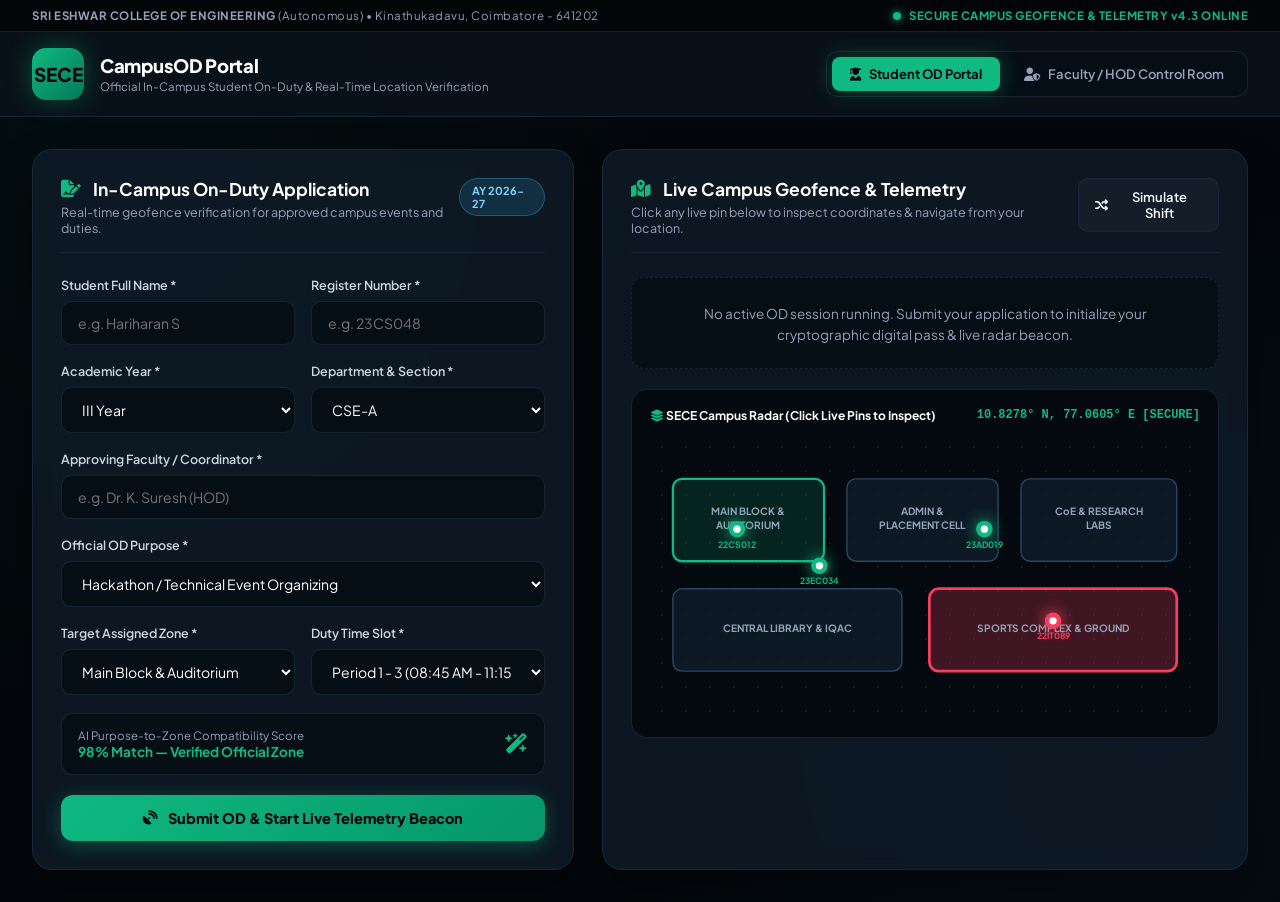
<file: index.html>
<!DOCTYPE html>
<html lang="en">
<head>
    <meta charset="UTF-8">
    <meta name="viewport" content="width=device-width, initial-scale=1.0">
    <title>SECE CampusOD | Official Institutional On-Duty & Live Telemetry Portal</title>
    <link href="https://fonts.googleapis.com/css2?family=Plus+Jakarta+Sans:wght@400;500;600;700;800&display=swap" rel="stylesheet">
    <link rel="stylesheet" href="https://cdnjs.cloudflare.com/ajax/libs/font-awesome/6.4.0/css/all.min.css">
    <link rel="stylesheet" href="styles.css">
</head>
<body>

    <!-- Emergency Broadcast Banner -->
    <div id="emergencyBanner">
        <span><i class="fa-solid fa-triangle-exclamation"></i> INSTITUTIONAL BROADCAST: <span id="broadcastMsgText">All active OD students must report to their assigned geofence zone immediately.</span></span>
        <button onclick="dismissBroadcast()" style="background:transparent; border:none; color:#fff; cursor:pointer; font-weight:bold; font-size:14px;">✕</button>
    </div>

    <!-- Live Pin Telemetry Modal -->
    <div id="pinModal">
        <div class="pin-modal-card">
            <div style="display:flex; justify-content:space-between; align-items:center; margin-bottom:16px;">
                <h3 id="modalStudentTitle" style="font-size:18px; font-weight:800; color:#fff;"><i class="fa-solid fa-satellite-dish" style="color:var(--secondary)"></i> Live Pin Telemetry</h3>
                <button onclick="closePinModal()" style="background:transparent; border:none; color:#fff; font-size:16px; cursor:pointer;"><i class="fa-solid fa-xmark"></i></button>
            </div>
            <div style="background:var(--bg-input); border:1px solid var(--border); padding:16px; border-radius:12px; margin-bottom:16px; font-size:13px; line-height:1.6;">
                <div><strong>Student Name:</strong> <span id="modalName" style="color:#fff;">-</span></div>
                <div><strong>Register No:</strong> <span id="modalRoll" style="color:var(--secondary);"></span></div>
                <div><strong>Assigned Zone:</strong> <span id="modalAssigned" style="color:#fff;">-</span></div>
                <div><strong>Current GPS Pin:</strong> <span id="modalCurrentLoc" style="color:var(--primary);">-</span></div>
                <div><strong>Match & Status:</strong> <span id="modalStatus" style="font-weight:bold;">-</span></div>
                <div style="margin-top:8px; font-family:monospace; font-size:11.5px; color:var(--text-muted);">Coordinates: <span id="modalCoords">10.8278° N, 77.0605° E</span></div>
            </div>
            <div style="display:flex; gap:10px;">
                <button class="btn-outline" style="flex:1;" onclick="closePinModal()">Close</button>
                <button class="btn-primary" style="flex:1;" onclick="triggerNavigation()"><i class="fa-solid fa-location-arrow"></i> Navigate from Your GPS</button>
            </div>
        </div>
    </div>

    <!-- Official Top Institutional Bar -->
    <div class="top-bar">
        <div><strong>SRI ESHWAR COLLEGE OF ENGINEERING</strong> (Autonomous) • Kinathukadavu, Coimbatore - 641202</div>
        <div class="live-indicator">
            <span class="blink-dot"></span>
            <span>SECURE CAMPUS GEOFENCE & TELEMETRY v4.3 ONLINE</span>
        </div>
    </div>

    <!-- Official App Header -->
    <header>
        <div class="brand">
            <div class="brand-emblem">SECE</div>
            <div class="brand-title">
                <h1>CampusOD Portal</h1>
                <span>Official In-Campus Student On-Duty & Real-Time Location Verification</span>
            </div>
        </div>

        <div class="nav-tabs">
            <button class="nav-btn active" id="tabStudentBtn" onclick="switchTab('student')">
                <i class="fa-solid fa-user-graduate"></i> Student OD Portal
            </button>
            <button class="nav-btn" id="tabStaffBtn" onclick="requestStaffAccess()">
                <i class="fa-solid fa-user-shield"></i> Faculty / HOD Control Room
            </button>
        </div>
    </header>

    <!-- Faculty / HOD Authentication Modal -->
    <div id="loginModal">
        <div class="login-card">
            <div style="text-align: center; margin-bottom: 20px;">
                <div style="width: 50px; height: 50px; background: rgba(16, 185, 129, 0.15); color: var(--primary); border-radius: 14px; display: inline-flex; align-items: center; justify-content: center; font-size: 22px; margin-bottom: 12px;">
                    <i class="fa-solid fa-lock-keyhole"></i>
                </div>
                <h3 style="font-size: 20px; font-weight: 800; color: #fff;">Faculty / HOD Authentication</h3>
                <p style="font-size: 12.5px; color: var(--text-muted); margin-top: 4px;">Restricted Institutional Access for SECE Staff Only</p>
            </div>

            <form onsubmit="handleStaffLogin(event)">
                <div class="form-group">
                    <label>Official Faculty Email ID *</label>
                    <input type="email" id="loginEmail" class="form-control" placeholder="hod.cse@sece.ac.in" required>
                </div>
                <div class="form-group">
                    <label>Secure Password *</label>
                    <input type="password" id="loginPassword" class="form-control" placeholder="••••••••••••" required>
                </div>
                <div id="loginError" style="color: var(--danger); font-size: 12px; margin-bottom: 14px; display: none;">
                    Invalid credentials. Please use an official <strong>@sece.ac.in</strong> email address.
                </div>
                <div style="display: flex; gap: 10px;">
                    <button type="button" class="btn-outline" style="flex: 1;" onclick="closeLoginModal()">Cancel</button>
                    <button type="submit" class="btn-primary" style="flex: 1;">Authenticate</button>
                </div>
            </form>
        </div>
    </div>

    <main>
        <!-- ================= STUDENT VIEW ================= -->
        <section id="studentSection" class="section active">
            <div class="grid-2">
                <!-- Left: Application Form -->
                <div class="card">
                    <div class="card-header">
                        <div>
                            <h2><i class="fa-solid fa-file-signature" style="color:var(--primary)"></i> In-Campus On-Duty Application</h2>
                            <p>Real-time geofence verification for approved campus events and duties.</p>
                        </div>
                        <span class="badge badge-blue">AY 2026-27</span>
                    </div>

                    <form id="odForm" onsubmit="handleODSubmit(event)">
                        <div class="form-row">
                            <div class="form-group">
                                <label>Student Full Name *</label>
                                <input type="text" id="inName" class="form-control" placeholder="e.g. Hariharan S" required>
                            </div>
                            <div class="form-group">
                                <label>Register Number *</label>
                                <input type="text" id="inRoll" class="form-control" placeholder="e.g. 23CS048" required>
                            </div>
                        </div>

                        <div class="form-row">
                            <div class="form-group">
                                <label>Academic Year *</label>
                                <select id="inYear" class="form-control" onchange="updateDepartments()" required>
                                    <option value="I Year">I Year</option>
                                    <option value="II Year">II Year</option>
                                    <option value="III Year" selected>III Year</option>
                                    <option value="IV Year">IV Year</option>
                                </select>
                            </div>
                            <div class="form-group">
                                <label>Department & Section *</label>
                                <select id="inDept" class="form-control" required></select>
                            </div>
                        </div>

                        <div class="form-group">
                            <label>Approving Faculty / Coordinator *</label>
                            <input type="text" id="inStaff" class="form-control" placeholder="e.g. Dr. K. Suresh (HOD)" required>
                        </div>

                        <div class="form-group">
                            <label>Official OD Purpose *</label>
                            <select id="inPurpose" class="form-control" onchange="toggleOtherPurpose(); calculateSmartMatch();" required>
                                <option value="Hackathon / Technical Event Organizing">Hackathon / Technical Event Organizing</option>
                                <option value="NAAC / NBA Accreditation File Work">NAAC / NBA Accreditation File Work</option>
                                <option value="Placement Drive Volunteer Duty">Placement Drive Volunteer Duty</option>
                                <option value="Center of Excellence (CoE) Lab Project">Center of Excellence (CoE) Lab Project</option>
                                <option value="Sports & Cultural Practice">Sports & Cultural Practice</option>
                                <option value="Others">Others (Specify below)</option>
                            </select>
                        </div>

                        <div class="form-group" id="otherPurposeGroup" style="display: none;">
                            <label>Specify Custom Purpose *</label>
                            <input type="text" id="inOtherPurpose" class="form-control" placeholder="Enter custom OD purpose...">
                        </div>

                        <div class="form-row">
                            <div class="form-group">
                                <label>Target Assigned Zone *</label>
                                <select id="inZone" class="form-control" onchange="toggleOtherZone(); calculateSmartMatch();" required>
                                    <option value="Main Block & Auditorium">Main Block & Auditorium</option>
                                    <option value="Admin & Placement Cell">Admin & Placement Cell</option>
                                    <option value="Center of Excellence (CoE) Labs">Center of Excellence (CoE) Labs</option>
                                    <option value="Central Library & IQAC">Central Library & IQAC</option>
                                    <option value="Sports Complex & Ground">Sports Complex & Ground</option>
                                    <option value="Others">Others (Specify below)</option>
                                </select>
                            </div>
                            <div class="form-group">
                                <label>Duty Time Slot *</label>
                                <select id="inSlot" class="form-control" required>
                                    <option value="Period 1 - 3 (08:45 AM - 11:15 AM)">Period 1 - 3 (08:45 AM - 11:15 AM)</option>
                                    <option value="Period 4 - 5 (11:30 AM - 01:10 PM)">Period 4 - 5 (11:30 AM - 01:10 PM)</option>
                                    <option value="Afternoon Session (02:00 PM - 04:30 PM)">Afternoon Session (02:00 PM - 04:30 PM)</option>
                                    <option value="Full Day Campus Event">Full Day Campus Event</option>
                                </select>
                            </div>
                        </div>

                        <div class="form-group" id="otherZoneGroup" style="display: none;">
                            <label>Specify Custom Campus Zone *</label>
                            <input type="text" id="inOtherZone" class="form-control" placeholder="Enter custom location/zone...">
                        </div>

                        <div style="background: var(--bg-input); border: 1px solid var(--border); padding: 14px 16px; border-radius: 12px; margin-bottom: 20px; display: flex; justify-content: space-between; align-items: center;">
                            <div>
                                <div style="font-size: 11.5px; color: var(--text-muted);">AI Purpose-to-Zone Compatibility Score</div>
                                <div id="matchFeedback" style="font-size: 13.5px; font-weight: 700; color: var(--primary);">98% Match — Verified Official Zone</div>
                            </div>
                            <i class="fa-solid fa-wand-magic-sparkles" style="color: var(--primary); font-size: 20px;"></i>
                        </div>

                        <button type="submit" class="btn-primary">
                            <i class="fa-solid fa-satellite-dish"></i> Submit OD & Start Live Telemetry Beacon
                        </button>
                    </form>
                </div>

                <!-- Right: Live Telemetry & Interactive Map -->
                <div class="card">
                    <div class="card-header">
                        <div>
                            <h2><i class="fa-solid fa-map-location-dot" style="color:var(--primary)"></i> Live Campus Geofence & Telemetry</h2>
                            <p>Click any live pin below to inspect coordinates & navigate from your location.</p>
                        </div>
                        <button class="btn-outline" onclick="simulateMovementTest()">
                            <i class="fa-solid fa-shuffle"></i> Simulate Shift
                        </button>
                    </div>

                    <div id="activeStudentBox">
                        <div style="background: var(--bg-input); border: 1px dashed var(--border); border-radius: 14px; padding: 24px; text-align: center; margin-bottom: 20px;">
                            <span style="color: var(--text-muted); font-size: 13.5px;">No active OD session running. Submit your application to initialize your cryptographic digital pass & live radar beacon.</span>
                        </div>
                    </div>

                    <div class="campus-map-box">
                        <div style="display:flex; justify-content:space-between; margin-bottom:12px; font-size:12px;">
                            <span style="font-weight:700; color:#fff;"><i class="fa-solid fa-layer-group" style="color:var(--primary)"></i> SECE Campus Radar (Click Live Pins to Inspect)</span>
                            <span id="gpsCoordsText" style="color:var(--primary); font-family:monospace; font-weight:700;">10.8278° N, 77.0605° E [SECURE]</span>
                        </div>

                        <svg class="campus-svg" viewBox="0 0 600 260" id="campusSvg">
                            <rect id="zone-Main" class="zone-block active-zone" x="25" y="25" width="165" height="90"></rect>
                            <text class="zone-label" x="107" y="65">MAIN BLOCK &</text>
                            <text class="zone-label" x="107" y="80">AUDITORIUM</text>

                            <rect id="zone-Admin" class="zone-block" x="215" y="25" width="165" height="90"></rect>
                            <text class="zone-label" x="297" y="65">ADMIN &</text>
                            <text class="zone-label" x="297" y="80">PLACEMENT CELL</text>

                            <rect id="zone-CoE" class="zone-block" x="405" y="25" width="170" height="90"></rect>
                            <text class="zone-label" x="490" y="65">CoE & RESEARCH</text>
                            <text class="zone-label" x="490" y="80">LABS</text>

                            <rect id="zone-Library" class="zone-block" x="25" y="145" width="250" height="90"></rect>
                            <text class="zone-label" x="150" y="192">CENTRAL LIBRARY & IQAC</text>

                            <rect id="zone-Sports" class="zone-block" x="305" y="145" width="270" height="90"></rect>
                            <text class="zone-label" x="440" y="192">SPORTS COMPLEX & GROUND</text>

                            <!-- Live Pins (Clickable) -->
                            <g id="mapPins"></g>
                        </svg>
                    </div>
                </div>
            </div>
        </section>

        <!-- ================= STAFF / HOD CONTROL ROOM ================= -->
        <section id="staffSection" class="section">
            <div class="grid-kpi">
                <div class="kpi-card">
                    <div class="kpi-info">
                        <span>Active Campus ODs</span>
                        <h3 id="kpiActive">4</h3>
                    </div>
                    <div class="kpi-icon" style="background: rgba(16, 185, 129, 0.15); color: var(--primary);">
                        <i class="fa-solid fa-users-viewfinder"></i>
                    </div>
                </div>

                <div class="kpi-card">
                    <div class="kpi-info">
                        <span>Pending Approvals</span>
                        <h3 id="kpiPending">1</h3>
                    </div>
                    <div class="kpi-icon" style="background: rgba(251, 191, 36, 0.15); color: var(--warning);">
                        <i class="fa-solid fa-hourglass-half"></i>
                    </div>
                </div>

                <div class="kpi-card">
                    <div class="kpi-info">
                        <span>Geofence Alerts</span>
                        <h3 id="kpiAlerts" style="color: var(--danger);">1</h3>
                    </div>
                    <div class="kpi-icon" style="background: rgba(244, 63, 94, 0.15); color: var(--danger);">
                        <i class="fa-solid fa-triangle-exclamation"></i>
                    </div>
                </div>

                <div class="kpi-card">
                    <div class="kpi-info">
                        <span>Purpose Compliance</span>
                        <h3 style="color: var(--secondary);">96.4%</h3>
                    </div>
                    <div class="kpi-icon" style="background: rgba(56, 189, 248, 0.15); color: var(--secondary);">
                        <i class="fa-solid fa-shield-check"></i>
                    </div>
                </div>
            </div>

            <!-- Monitoring Table -->
            <div class="card" style="margin-bottom: 28px;">
                <div class="card-header">
                    <div>
                        <h2><i class="fa-solid fa-tower-observation" style="color:var(--primary)"></i> HOD & Faculty Live Student OD Monitor</h2>
                        <p>Verify real-time student whereabouts, review compliance scores (< 50% Out-of-Zone Auto-Alerts), and broadcast instructions.</p>
                    </div>
                    <div style="display:flex; gap:12px; flex-wrap: wrap;">
                        <button class="btn-outline" onclick="triggerBroadcastModal()">
                            <i class="fa-solid fa-bullhorn" style="color: var(--warning);"></i> Broadcast Alert
                        </button>
                        <button class="btn-outline" onclick="exportCSVReport()">
                            <i class="fa-solid fa-file-excel"></i> Export CSV
                        </button>
                        <button class="btn-outline" onclick="logoutStaff()" style="border-color: var(--danger); color: var(--danger);">
                            <i class="fa-solid fa-right-from-bracket"></i> Lock Control Room
                        </button>
                    </div>
                </div>

                <div class="filter-bar">
                    <input type="text" id="searchInput" class="form-control" style="max-width: 300px;" placeholder="Search Name, Roll No..." onkeyup="renderTable()">
                    <select id="deptFilter" class="form-control" style="max-width: 200px;" onchange="renderTable()">
                        <option value="ALL">All Departments</option>
                        <option value="CSE">CSE</option>
                        <option value="AI & DS">AI & DS</option>
                        <option value="AI & ML">AI & ML</option>
                        <option value="IT">IT</option>
                        <option value="CSBS">CSBS</option>
                        <option value="ECE">ECE</option>
                        <option value="EEE">EEE</option>
                        <option value="EEE (VLSI)">EEE (VLSI)</option>
                        <option value="Mechanical">Mechanical</option>
                    </select>
                    <select id="statusFilter" class="form-control" style="max-width: 200px;" onchange="renderTable()">
                        <option value="ALL">All Statuses</option>
                        <option value="Approved">Approved / Live</option>
                        <option value="Pending">Pending Review</option>
                        <option value="Alert">Geofence Violation</option>
                    </select>
                </div>

                <div class="table-wrap">
                    <table>
                        <thead>
                            <tr>
                                <th>Student & Dept</th>
                                <th>OD Purpose & Slot</th>
                                <th>Assigned Zone</th>
                                <th>Live GPS Location</th>
                                <th>Match Score</th>
                                <th>Status / Strikes</th>
                                <th>Actions</th>
                            </tr>
                        </thead>
                        <tbody id="odTableBody"></tbody>
                    </table>
                </div>
            </div>

            <!-- Control Room Radar Map -->
            <div class="card">
                <div class="card-header">
                    <div>
                        <h2><i class="fa-solid fa-satellite-dish" style="color:var(--primary)"></i> Live Control Room Campus Geofence Radar</h2>
                        <p>Real-time institutional oversight across SECE blocks. Click any student pin to track live telemetry.</p>
                    </div>
                </div>
                <div class="campus-map-box">
                    <div style="display:flex; justify-content:space-between; margin-bottom:12px; font-size:12px;">
                        <span style="font-weight:700; color:#fff;"><i class="fa-solid fa-layer-group" style="color:var(--primary)"></i> SECE Master Radar & Clickable Live Pins</span>
                        <span style="color: var(--text-muted); font-family:monospace;">Telemetry Status: Secure Link Active</span>
                    </div>

                    <svg class="campus-svg" viewBox="0 0 600 260" id="controlRoomSvg">
                        <rect id="c-zone-Main" class="zone-block active-zone" x="25" y="25" width="165" height="90"></rect>
                        <text class="zone-label" x="107" y="65">MAIN BLOCK &</text>
                        <text class="zone-label" x="107" y="80">AUDITORIUM</text>

                        <rect id="c-zone-Admin" class="zone-block" x="215" y="25" width="165" height="90"></rect>
                        <text class="zone-label" x="297" y="65">ADMIN &</text>
                        <text class="zone-label" x="297" y="80">PLACEMENT CELL</text>

                        <rect id="c-zone-CoE" class="zone-block" x="405" y="25" width="170" height="90"></rect>
                        <text class="zone-label" x="490" y="65">CoE & RESEARCH</text>
                        <text class="zone-label" x="490" y="80">LABS</text>

                        <rect id="c-zone-Library" class="zone-block" x="25" y="145" width="250" height="90"></rect>
                        <text class="zone-label" x="150" y="192">CENTRAL LIBRARY & IQAC</text>

                        <rect id="c-zone-Sports" class="zone-block" x="305" y="145" width="270" height="90"></rect>
                        <text class="zone-label" x="440" y="192">SPORTS COMPLEX & GROUND</text>

                        <!-- Clickable Live Pins on Control Room Map -->
                        <g id="controlRoomPins"></g>
                    </svg>
                </div>
            </div>
        </section>
    </main>

    <script src="script.js"></script>
</body>
</html>
</file>
<file: styles.css>
:root {
            --bg-base: #03070b;
            --bg-panel: rgba(10, 18, 26, 0.9);
            --bg-card: rgba(16, 28, 41, 0.8);
            --bg-input: #060e15;
            --primary: #10b981;
            --primary-glow: rgba(16, 185, 129, 0.35);
            --primary-dark: #059669;
            --secondary: #38bdf8;
            --text-main: #f8fafc;
            --text-muted: #94a3b8;
            --border: rgba(30, 50, 70, 0.6);
            --border-glow: rgba(16, 185, 129, 0.4);
            --danger: #f43f5e;
            --warning: #fbbf24;
        }

        * {
            margin: 0;
            padding: 0;
            box-sizing: border-box;
            font-family: 'Plus Jakarta Sans', sans-serif;
        }

        body {
            background-color: var(--bg-base);
            background-image: 
                radial-gradient(circle at 10% 20%, rgba(16, 185, 129, 0.04) 0%, transparent 40%),
                radial-gradient(circle at 90% 80%, rgba(56, 189, 248, 0.04) 0%, transparent 40%);
            color: var(--text-main);
            min-height: 100vh;
            display: flex;
            flex-direction: column;
        }

        /* Emergency Institutional Broadcast Banner */
        #emergencyBanner {
            background: linear-gradient(135deg, #f43f5e, #be123c);
            color: #fff;
            padding: 10px 32px;
            font-size: 13px;
            font-weight: 700;
            display: none;
            justify-content: space-between;
            align-items: center;
            box-shadow: 0 4px 20px rgba(244, 63, 94, 0.4);
            z-index: 1000;
        }

        /* Official Top Institutional Bar */
        .top-bar {
            background: #020508;
            padding: 8px 32px;
            font-size: 11.5px;
            color: var(--text-muted);
            display: flex;
            justify-content: space-between;
            align-items: center;
            border-bottom: 1px solid var(--border);
            letter-spacing: 0.5px;
        }

        .live-indicator {
            display: flex;
            align-items: center;
            gap: 8px;
            color: var(--primary);
            font-weight: 700;
        }

        .blink-dot {
            width: 8px;
            height: 8px;
            background: var(--primary);
            border-radius: 50%;
            box-shadow: 0 0 10px var(--primary);
            animation: blink 1.5s infinite;
        }

        @keyframes blink {
            0%, 100% { opacity: 1; transform: scale(1); }
            50% { opacity: 0.3; transform: scale(0.85); }
        }

        /* Header App Bar */
        header {
            background: var(--bg-panel);
            backdrop-filter: blur(16px);
            border-bottom: 1px solid var(--border);
            padding: 16px 32px;
            display: flex;
            justify-content: space-between;
            align-items: center;
            flex-wrap: wrap;
            gap: 16px;
            position: sticky;
            top: 0;
            z-index: 100;
        }

        .brand {
            display: flex;
            align-items: center;
            gap: 16px;
        }

        .brand-emblem {
            width: 52px;
            height: 52px;
            background: linear-gradient(135deg, var(--primary), #047857);
            border-radius: 14px;
            display: flex;
            align-items: center;
            justify-content: center;
            font-weight: 800;
            font-size: 19px;
            color: #03070b;
            box-shadow: 0 0 25px var(--primary-glow);
        }

        .brand-title h1 {
            font-size: 18.5px;
            font-weight: 800;
            letter-spacing: -0.3px;
            color: #fff;
        }

        .brand-title span {
            font-size: 11.5px;
            color: var(--text-muted);
            display: block;
            margin-top: 2px;
        }

        .nav-tabs {
            display: flex;
            background: var(--bg-input);
            padding: 5px;
            border-radius: 12px;
            border: 1px solid var(--border);
            gap: 6px;
        }

        .nav-btn {
            background: transparent;
            border: none;
            color: var(--text-muted);
            padding: 9px 18px;
            border-radius: 8px;
            font-size: 13px;
            font-weight: 600;
            cursor: pointer;
            transition: all 0.3s;
            display: flex;
            align-items: center;
            gap: 8px;
        }

        .nav-btn.active {
            background: var(--primary);
            color: #03070b;
            box-shadow: 0 0 20px var(--primary-glow);
            font-weight: 700;
        }

        /* Main Container */
        main {
            flex: 1;
            padding: 32px;
            max-width: 1520px;
            margin: 0 auto;
            width: 100%;
        }

        .section { display: none; }
        .section.active { display: block; animation: fadeIn 0.4s cubic-bezier(0.16, 1, 0.3, 1); }

        @keyframes fadeIn {
            from { opacity: 0; transform: translateY(10px); }
            to { opacity: 1; transform: translateY(0); }
        }

        /* Grids */
        .grid-2 {
            display: grid;
            grid-template-columns: 1.05fr 1.25fr;
            gap: 28px;
        }

        .grid-kpi {
            display: grid;
            grid-template-columns: repeat(4, 1fr);
            gap: 20px;
            margin-bottom: 28px;
        }

        @media (max-width: 1100px) {
            .grid-2 { grid-template-columns: 1fr; }
            .grid-kpi { grid-template-columns: repeat(2, 1fr); }
        }

        /* Glass Cards */
        .card {
            background: var(--bg-card);
            backdrop-filter: blur(12px);
            border: 1px solid var(--border);
            border-radius: 20px;
            padding: 28px;
            box-shadow: 0 20px 40px rgba(0,0,0,0.4);
        }

        .card-header {
            display: flex;
            justify-content: space-between;
            align-items: flex-start;
            margin-bottom: 24px;
            padding-bottom: 16px;
            border-bottom: 1px solid var(--border);
        }

        .card-header h2 {
            font-size: 17.5px;
            font-weight: 700;
            display: flex;
            align-items: center;
            gap: 12px;
            color: #fff;
        }

        .card-header p {
            font-size: 12.5px;
            color: var(--text-muted);
            margin-top: 4px;
        }

        /* KPI Cards */
        .kpi-card {
            background: var(--bg-card);
            backdrop-filter: blur(12px);
            border: 1px solid var(--border);
            border-radius: 16px;
            padding: 20px 24px;
            display: flex;
            align-items: center;
            justify-content: space-between;
        }

        .kpi-info span {
            font-size: 11.5px;
            color: var(--text-muted);
            font-weight: 700;
            text-transform: uppercase;
            letter-spacing: 0.8px;
        }

        .kpi-info h3 {
            font-size: 28px;
            font-weight: 800;
            margin-top: 6px;
            color: #fff;
        }

        .kpi-icon {
            width: 48px;
            height: 48px;
            border-radius: 14px;
            display: flex;
            align-items: center;
            justify-content: center;
            font-size: 20px;
        }

        /* Forms */
        .form-row {
            display: grid;
            grid-template-columns: 1fr 1fr;
            gap: 16px;
        }

        .form-group { margin-bottom: 18px; }

        .form-group label {
            display: block;
            font-size: 12.5px;
            font-weight: 600;
            color: #cbd5e1;
            margin-bottom: 8px;
        }

        .form-control {
            width: 100%;
            padding: 12px 16px;
            background: var(--bg-input);
            border: 1px solid var(--border);
            border-radius: 10px;
            color: #fff;
            font-size: 14px;
            outline: none;
            transition: all 0.25s;
        }

        .form-control:focus {
            border-color: var(--primary);
            box-shadow: 0 0 15px var(--primary-glow);
        }

        select.form-control { cursor: pointer; }

        .btn-primary {
            background: linear-gradient(135deg, var(--primary), var(--primary-dark));
            color: #03070b;
            border: none;
            padding: 14px 24px;
            border-radius: 12px;
            font-size: 14.5px;
            font-weight: 800;
            width: 100%;
            cursor: pointer;
            transition: all 0.3s;
            display: flex;
            align-items: center;
            justify-content: center;
            gap: 10px;
            box-shadow: 0 4px 20px var(--primary-glow);
        }

        .btn-primary:hover {
            transform: translateY(-2px);
            filter: brightness(1.1);
        }

        .btn-outline {
            background: rgba(255, 255, 255, 0.03);
            border: 1px solid var(--border);
            color: var(--text-main);
            padding: 10px 16px;
            border-radius: 10px;
            font-size: 13px;
            font-weight: 600;
            cursor: pointer;
            display: inline-flex;
            align-items: center;
            gap: 8px;
            transition: all 0.25s;
        }

        .btn-outline:hover {
            border-color: var(--primary);
            color: var(--primary);
        }

        /* Interactive Radar Maps */
        .campus-map-box {
            background: rgba(3, 8, 13, 0.85);
            border: 1px solid var(--border);
            border-radius: 16px;
            padding: 18px;
            position: relative;
            margin-top: 16px;
        }

        .campus-svg {
            width: 100%;
            height: 280px;
            background-image: radial-gradient(rgba(30, 50, 70, 0.4) 1.5px, transparent 1.5px);
            background-size: 24px 24px;
            border-radius: 12px;
        }

        .zone-block {
            fill: rgba(19, 35, 50, 0.6);
            stroke: #2a4763;
            stroke-width: 1.5;
            rx: 10;
            cursor: pointer;
            transition: all 0.3s ease;
        }

        .zone-block:hover {
            stroke: var(--secondary);
            stroke-width: 2.5;
            fill: rgba(56, 189, 248, 0.1);
        }

        .zone-block.active-zone {
            fill: rgba(16, 185, 129, 0.15);
            stroke: var(--primary);
            stroke-width: 2.5;
        }

        .zone-block.alert-zone {
            fill: rgba(244, 63, 94, 0.25);
            stroke: var(--danger);
            stroke-width: 3;
            animation: pulseAlert 1.2s infinite;
        }

        @keyframes pulseAlert {
            0%, 100% { opacity: 1; }
            50% { opacity: 0.4; }
        }

        .zone-label {
            fill: #94a3b8;
            font-size: 11px;
            font-weight: 700;
            text-anchor: middle;
            pointer-events: none;
        }

        /* Live Pin Telemetry Styles */
        .live-pin-group {
            cursor: pointer;
            transition: transform 0.2s;
        }
        .live-pin-group:hover circle {
            transform: scale(1.3);
            filter: drop-shadow(0 0 10px #fff);
        }

        /* Telemetry Modal */
        #pinModal {
            position: fixed;
            top: 0; left: 0; width: 100%; height: 100%;
            background: rgba(3, 7, 11, 0.8);
            backdrop-filter: blur(10px);
            display: none;
            justify-content: center;
            align-items: center;
            z-index: 1000;
        }
        .pin-modal-card {
            background: var(--bg-card);
            border: 1px solid var(--secondary);
            border-radius: 18px;
            padding: 28px;
            width: 100%;
            max-width: 440px;
            box-shadow: 0 25px 50px rgba(0,0,0,0.7);
        }

        /* Faculty Authentication Modal */
        #loginModal {
            position: fixed;
            top: 0; left: 0; width: 100%; height: 100%;
            background: rgba(3, 7, 11, 0.85);
            backdrop-filter: blur(14px);
            display: none;
            justify-content: center;
            align-items: center;
            z-index: 1000;
        }

        .login-card {
            background: var(--bg-card);
            border: 1px solid var(--border);
            border-radius: 20px;
            padding: 36px;
            width: 100%;
            max-width: 420px;
            box-shadow: 0 25px 50px rgba(0,0,0,0.6);
        }

        /* Data Tables & Filters */
        .filter-bar {
            display: flex;
            gap: 14px;
            margin-bottom: 20px;
            flex-wrap: wrap;
        }

        .table-wrap { overflow-x: auto; }

        table {
            width: 100%;
            border-collapse: separate;
            border-spacing: 0 8px;
            font-size: 13.5px;
        }

        th {
            color: var(--text-muted);
            font-weight: 700;
            font-size: 11.5px;
            text-transform: uppercase;
            background: rgba(0,0,0,0.3);
            padding: 12px 16px;
            letter-spacing: 0.6px;
        }

        th:first-child { border-top-left-radius: 10px; border-bottom-left-radius: 10px; }
        th:last-child { border-top-right-radius: 10px; border-bottom-right-radius: 10px; }

        td {
            padding: 14px 16px;
            background: rgba(10, 18, 26, 0.5);
            border-top: 1px solid var(--border);
            border-bottom: 1px solid var(--border);
        }

        td:first-child { border-left: 1px solid var(--border); border-top-left-radius: 10px; border-bottom-left-radius: 10px; }
        td:last-child { border-right: 1px solid var(--border); border-top-right-radius: 10px; border-bottom-right-radius: 10px; }

        .badge {
            padding: 5px 12px;
            border-radius: 20px;
            font-size: 11px;
            font-weight: 700;
            display: inline-flex;
            align-items: center;
            gap: 6px;
        }

        .badge-green { background: rgba(16, 185, 129, 0.15); color: #34d399; border: 1px solid rgba(16, 185, 129, 0.3); }
        .badge-amber { background: rgba(251, 191, 36, 0.15); color: #fcd34d; border: 1px solid rgba(251, 191, 36, 0.3); }
        .badge-red { background: rgba(244, 63, 94, 0.15); color: #fb7185; border: 1px solid rgba(244, 63, 94, 0.3); }
        .badge-blue { background: rgba(56, 189, 248, 0.15); color: #7dd3fc; border: 1px solid rgba(56, 189, 248, 0.3); }

        .btn-act {
            padding: 6px 12px;
            border-radius: 8px;
            border: none;
            font-size: 12px;
            font-weight: 700;
            cursor: pointer;
        }

        .act-approve { background: var(--primary); color: #03070b; }
        .act-reject { background: var(--danger); color: #fff; }
        .act-ping { background: rgba(56, 189, 248, 0.15); color: #7dd3fc; border: 1px solid rgba(56, 189, 248, 0.3); }

        .session-card {
            background: linear-gradient(145deg, rgba(16, 185, 129, 0.08), rgba(10, 18, 26, 0.9));
            border: 1px solid var(--primary);
            border-radius: 16px;
            padding: 20px;
            margin-bottom: 20px;
        }

        .timer-display {
            font-size: 28px;
            font-weight: 800;
            color: var(--primary);
            font-variant-numeric: tabular-nums;
        }

        .digital-badge {
            background: rgba(6, 14, 21, 0.8);
            border: 1px dashed var(--border);
            border-radius: 12px;
            padding: 14px;
            margin-top: 14px;
            display: flex;
            align-items: center;
            gap: 16px;
        }
</file>
